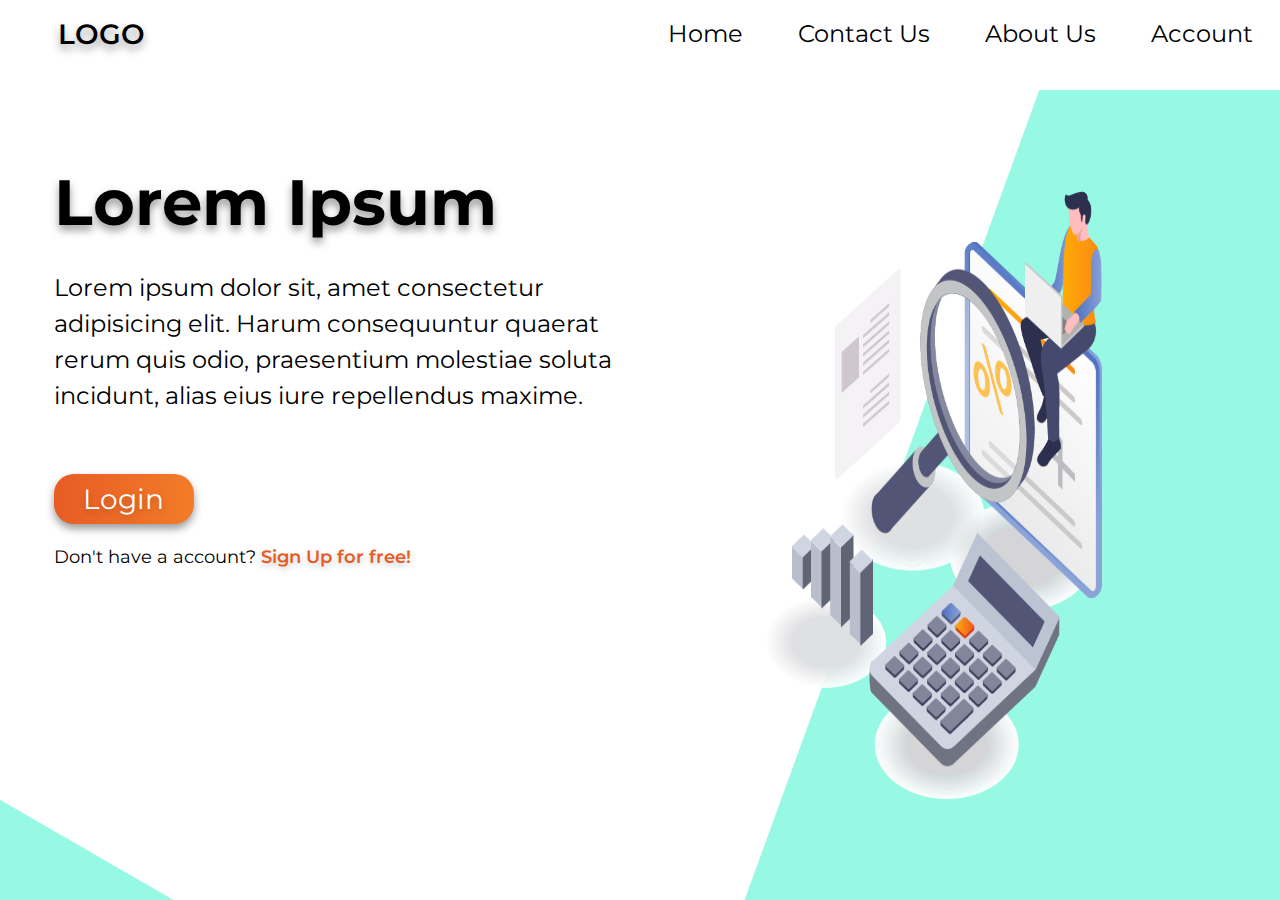
<file: index.html>
<!DOCTYPE html>
<html lang="en">
<head>
    <meta charset="UTF-8">
    <meta http-equiv="X-UA-Compatible" content="IE=edge">
    <meta name="viewport" content="width=device-width, initial-scale=1.0">
    <title>Result Management</title>
    <link rel="stylesheet" href="https://cdnjs.cloudflare.com/ajax/libs/font-awesome/6.0.0-beta2/css/all.min.css" integrity="sha512-YWzhKL2whUzgiheMoBFwW8CKV4qpHQAEuvilg9FAn5VJUDwKZZxkJNuGM4XkWuk94WCrrwslk8yWNGmY1EduTA==" crossorigin="anonymous" referrerpolicy="no-referrer">
    <link href="https://fonts.googleapis.com/css2?family=Montserrat:wght@300;400;500;600;700;800;900&display=swap" rel="stylesheet">
    <link rel="stylesheet" href="css/styles.css">
</head>
<body>

    <div class="navBar">
        <div class="leftNavBar">
            <ul class="logo-section">
                <li><a href=""> <i style="color:#E75C25;" class="fas fa-poll"></i> LOGO</a></li>
            </ul>            
        </div>
        <div class="rightNavBar">
            <ul>
                <li><a href="">Home</a></li>
                <li><a href="">Contact Us</a></li>
                <li><a href="">About Us</a></li>
                <li><a href="">Account</a></li>
            </ul>
        </div>
    </div>

    <div class="coverPage">
        <div class="contentWrapper">
            <h1>
                Lorem Ipsum
            </h1>
            <p>
                Lorem ipsum dolor sit, amet consectetur adipisicing elit. Harum consequuntur quaerat rerum quis odio, praesentium molestiae soluta incidunt, alias eius iure repellendus maxime.
            </p>
            <button> <a href="login.html"> Login </a> </button>
            <h6>Don't have a account? <a href="signIn.html" style="color: #E75C25; font-weight: 600; font-size: 1.125rem;">Sign Up for free!</a> </h6>

        </div>
        <div class="imageWrapper">
            <img src="images/marks analysis.png" alt="coverPageImage">
        </div>  

        <div class="box1">
            <h1>hello</h1>

        </div>
        <div class="box2">

        </div>
    </div>
    
</body>
</html>
</file>
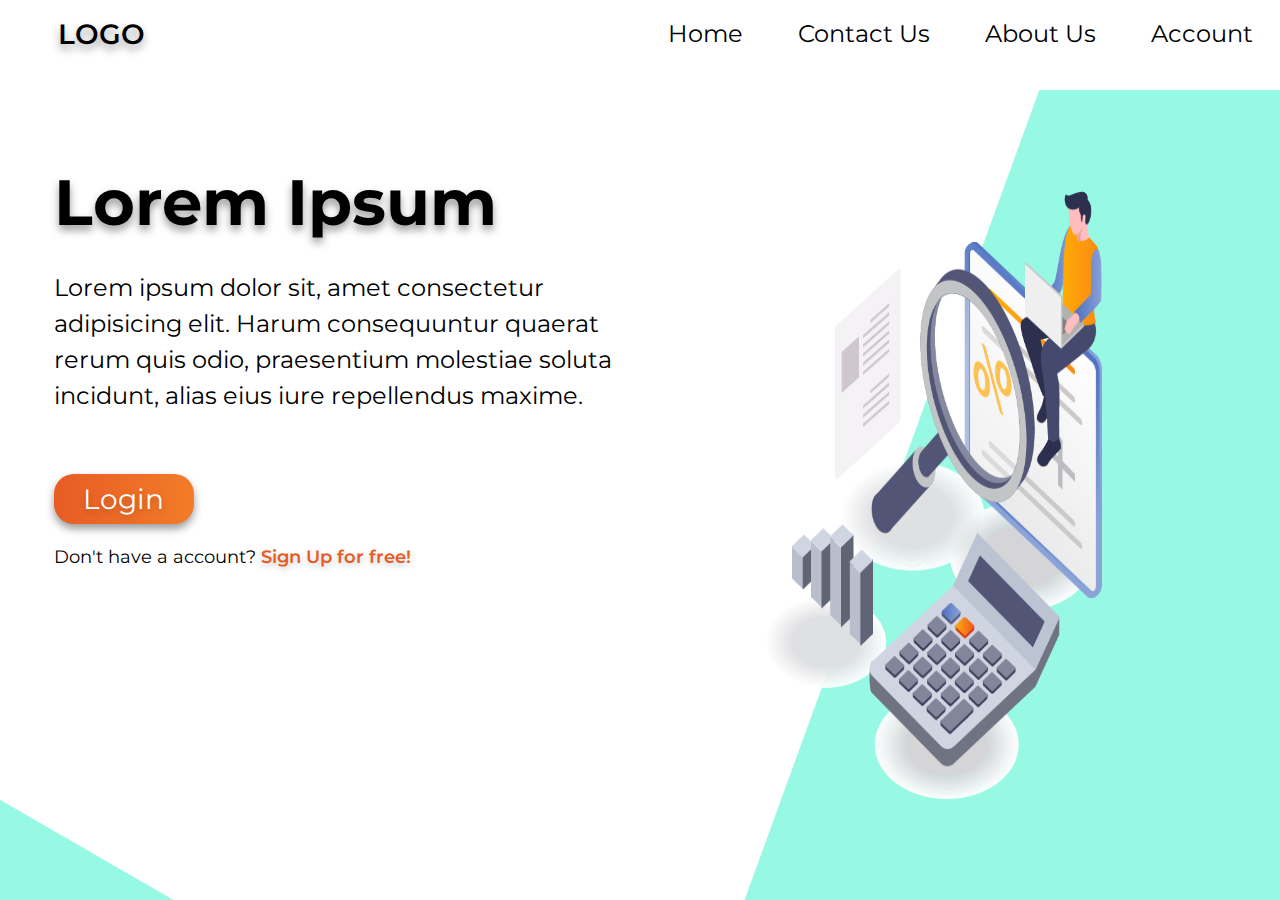
<file: Result_Management_App/index.html>
<!DOCTYPE html>
<html lang="en">
<head>
    <meta charset="UTF-8">
    <meta http-equiv="X-UA-Compatible" content="IE=edge">
    <meta name="viewport" content="width=device-width, initial-scale=1.0">
    <title>Result Management</title>
    <link rel="stylesheet" href="https://cdnjs.cloudflare.com/ajax/libs/font-awesome/6.0.0-beta2/css/all.min.css" integrity="sha512-YWzhKL2whUzgiheMoBFwW8CKV4qpHQAEuvilg9FAn5VJUDwKZZxkJNuGM4XkWuk94WCrrwslk8yWNGmY1EduTA==" crossorigin="anonymous" referrerpolicy="no-referrer">
    <link href="https://fonts.googleapis.com/css2?family=Montserrat:wght@300;400;500;600;700;800;900&display=swap" rel="stylesheet">
    <link rel="stylesheet" href="css/styles.css">
</head>
<body>

    <div class="navBar">
        <div class="leftNavBar">
            <ul class="logo-section">
                <li><a href=""> <i style="color:#E75C25;" class="fas fa-poll"></i> LOGO</a></li>
            </ul>            
        </div>
        <div class="rightNavBar">
            <ul>
                <li><a href="">Home</a></li>
                <li><a href="">Contact Us</a></li>
                <li><a href="">About Us</a></li>
                <li><a href="">Account</a></li>
            </ul>
        </div>
    </div>

    <div class="coverPage">
        <div class="contentWrapper">
            <h1>
                Lorem Ipsum
            </h1>
            <p>
                Lorem ipsum dolor sit, amet consectetur adipisicing elit. Harum consequuntur quaerat rerum quis odio, praesentium molestiae soluta incidunt, alias eius iure repellendus maxime.
            </p>
            <button> <a href="login.html"> Login </a> </button>
            <h6>Don't have a account? <a href="signIn.html" style="color: #E75C25; font-weight: 600; font-size: 1.125rem;">Sign Up for free!</a> </h6>

        </div>
        <div class="imageWrapper">
            <img src="images/marks analysis.png" alt="coverPageImage">
        </div>  

        <div class="box1">
            <h1>hello</h1>

        </div>
        <div class="box2">

        </div>
    </div>
    
</body>
</html>
</file>
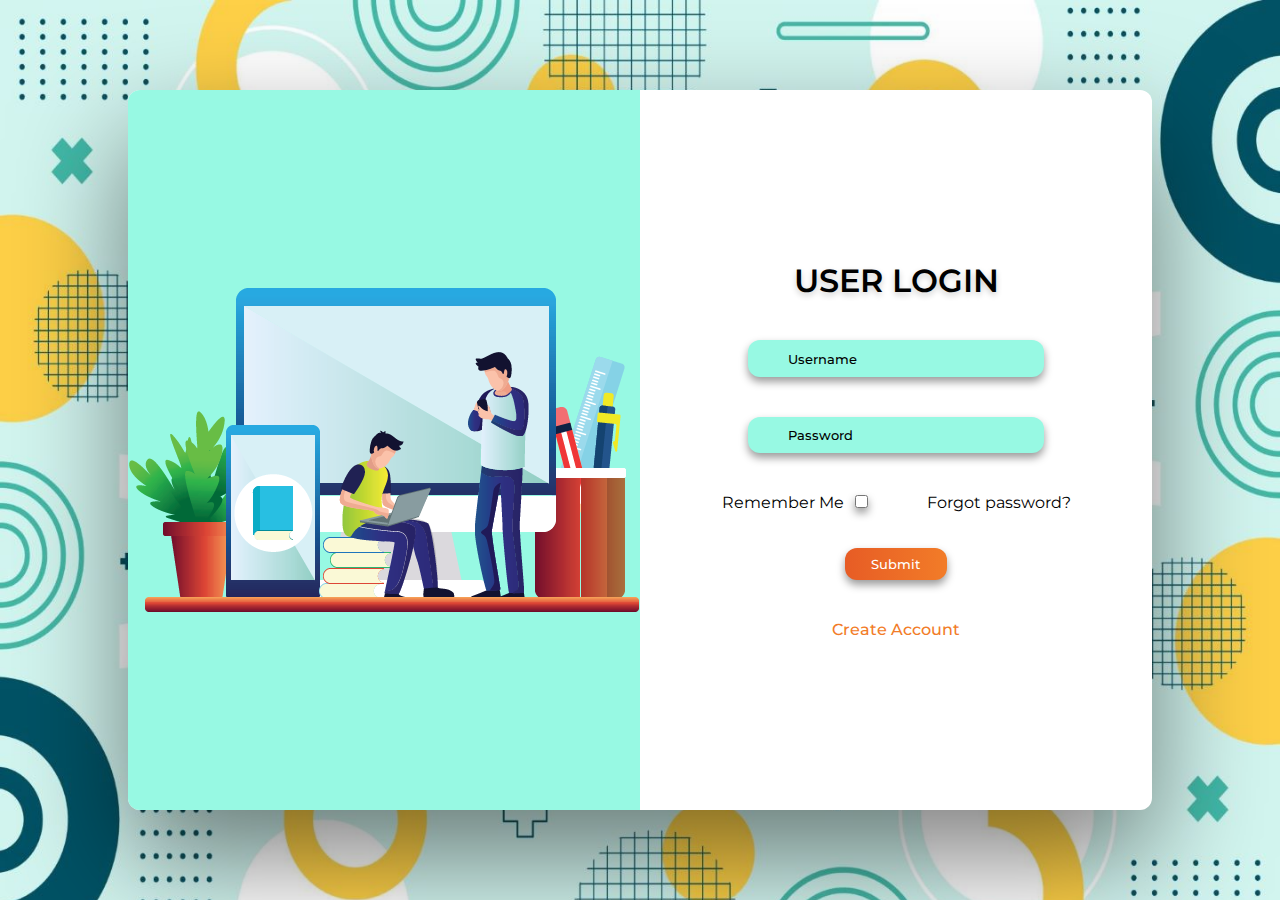
<file: login.html>
<!DOCTYPE html>
<html lang="en">
<head>
    <meta charset="UTF-8">
    <meta http-equiv="X-UA-Compatible" content="IE=edge">
    <meta name="viewport" content="width=device-width, initial-scale=1.0">
    <title>Login page</title>
    <link rel="stylesheet" href="https://cdnjs.cloudflare.com/ajax/libs/font-awesome/6.0.0-beta2/css/all.min.css" integrity="sha512-YWzhKL2whUzgiheMoBFwW8CKV4qpHQAEuvilg9FAn5VJUDwKZZxkJNuGM4XkWuk94WCrrwslk8yWNGmY1EduTA==" crossorigin="anonymous" referrerpolicy="no-referrer">
    <link href="https://fonts.googleapis.com/css2?family=Montserrat:wght@300;400;500;600;700;800;900&display=swap" rel="stylesheet">
    <link rel="stylesheet" href="css/styles.css">
</head>
<body>

    <div class="loginPage-background">
        <div class="contentWrapper-l">
            <div class="leftcontentWrapper-l">
                <img src="images/Asset 1.png" alt="">
            </div>
            <div class="rightcontentWrapper-l">
                <h1>USER LOGIN</h1>
                <form class="form-l" action="">
                    <i class="fas fa-user"></i>
                    <input type="text" placeholder="Username">
                    <i class="fas fa-lock"></i>
                    <input type="password" placeholder="Password">
                    <div class="nestedFormDiv">
                        <label for="rememberMe">Remember Me</label>
                        <input type="checkbox" name="rememberMe" id="rememberMe">
                        <a href="forgot_password_link">Forgot password?</a>
                    </div>
                    <input id="submit-l" style="background-image: linear-gradient(90deg,#E75C25,#F27C28);" type="submit" placeholder="login">
                    <a id="forgotPassword" href="signIn.html">Create Account</a>
                </form>
            </div>
        </div>   
    </div>
    
</body>
</html>
</file>
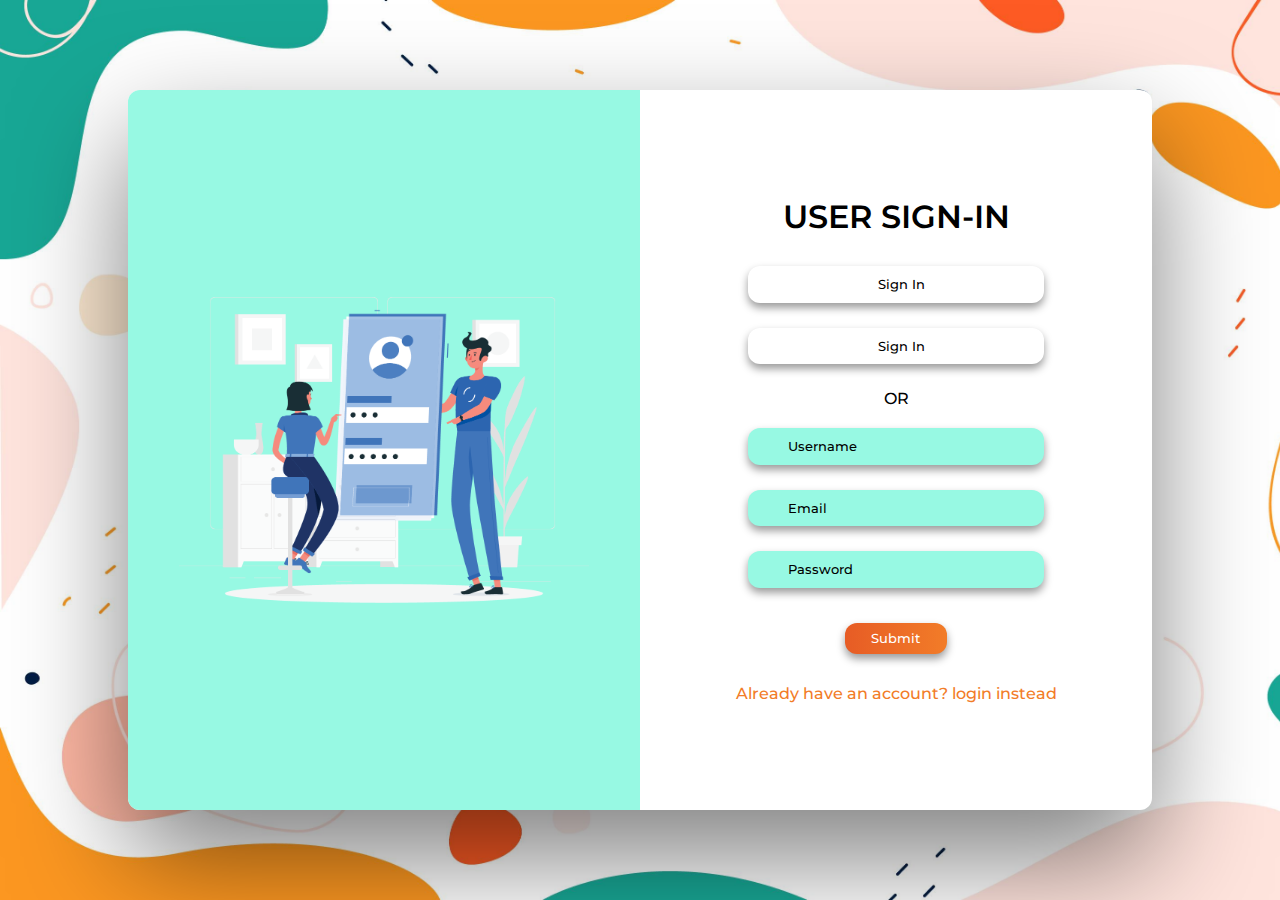
<file: signIn.html>
<!DOCTYPE html>
<html lang="en">
<head>
    <meta charset="UTF-8">
    <meta http-equiv="X-UA-Compatible" content="IE=edge">
    <meta name="viewport" content="width=device-width, initial-scale=1.0">
    <title>Sign In Page</title>
    <link rel="stylesheet" href="https://cdnjs.cloudflare.com/ajax/libs/font-awesome/6.0.0-beta2/css/all.min.css" integrity="sha512-YWzhKL2whUzgiheMoBFwW8CKV4qpHQAEuvilg9FAn5VJUDwKZZxkJNuGM4XkWuk94WCrrwslk8yWNGmY1EduTA==" crossorigin="anonymous" referrerpolicy="no-referrer">
    <link href="https://fonts.googleapis.com/css2?family=Montserrat:wght@300;400;500;600;700;800;900&display=swap" rel="stylesheet">
    <link rel="stylesheet" href="css/styles.css">

</head>
<body>
    <div class="signInPage-background">
        <div class="contentWrapper-s">
            <div class="leftcontentWrapper-s">
                <img src="images/Asset 2.png" alt="">
            </div>
            <div class="rightcontentWrapper-s">
                <h1>USER SIGN-IN</h1>
                <div class="Signthrough">
                    <button class="google"><i class="fab fa-google"></i>&nbsp;&nbsp; Sign In </button>
                    <button class="facebook"><i class="fab fa-facebook"></i>&nbsp;&nbsp; Sign In </button>
                </div>
                <p class="or">OR</p>
                <form action="">
                    <i class="fas fa-user"></i>
                    <input type="text" placeholder="Username">
                    <i class="fas fa-envelope"></i>
                    <input type="email" placeholder="Email" name="email" id="email">
                    <i class="fas fa-lock"></i>
                    <input id="password-s" type="password" placeholder="Password">
                    <input id="submit-s" style="background-image: linear-gradient(90deg,#E75C25,#F27C28);" type="submit" placeholder="login">
                    <a id="loginLink" href="login.html">Already have an account? login instead</a>
                </form>
            </div>
        </div>   
    </div>
</body>
</html>
</file>
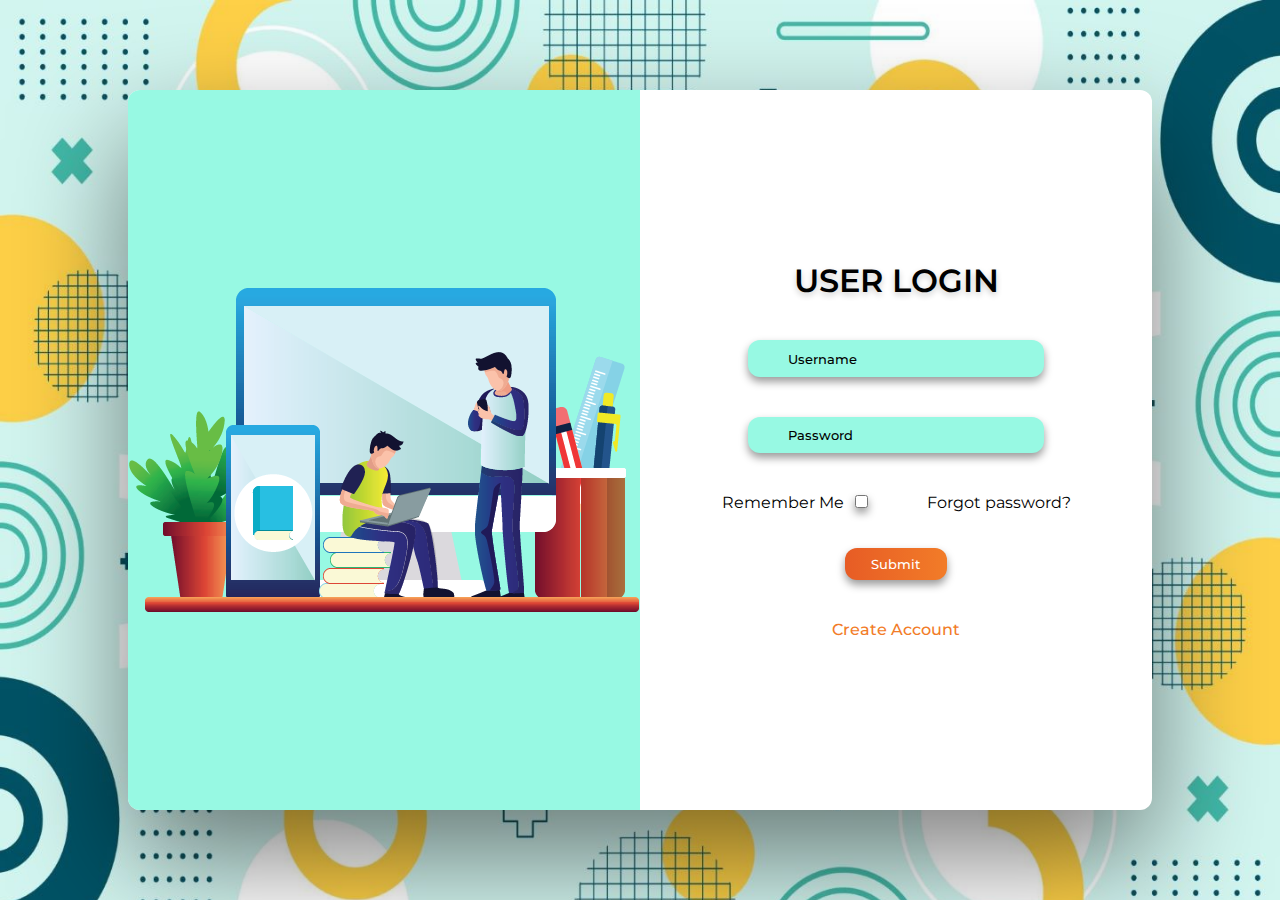
<file: Result_Management_App/login.html>
<!DOCTYPE html>
<html lang="en">
<head>
    <meta charset="UTF-8">
    <meta http-equiv="X-UA-Compatible" content="IE=edge">
    <meta name="viewport" content="width=device-width, initial-scale=1.0">
    <title>Login page</title>
    <link rel="stylesheet" href="https://cdnjs.cloudflare.com/ajax/libs/font-awesome/6.0.0-beta2/css/all.min.css" integrity="sha512-YWzhKL2whUzgiheMoBFwW8CKV4qpHQAEuvilg9FAn5VJUDwKZZxkJNuGM4XkWuk94WCrrwslk8yWNGmY1EduTA==" crossorigin="anonymous" referrerpolicy="no-referrer">
    <link href="https://fonts.googleapis.com/css2?family=Montserrat:wght@300;400;500;600;700;800;900&display=swap" rel="stylesheet">
    <link rel="stylesheet" href="css/styles.css">
</head>
<body>

    <div class="loginPage-background">
        <div class="contentWrapper-l">
            <div class="leftcontentWrapper-l">
                <img src="images/Asset 1.png" alt="">
            </div>
            <div class="rightcontentWrapper-l">
                <h1>USER LOGIN</h1>
                <form class="form-l" action="">
                    <i class="fas fa-user"></i>
                    <input type="text" placeholder="Username">
                    <i class="fas fa-lock"></i>
                    <input type="password" placeholder="Password">
                    <div class="nestedFormDiv">
                        <label for="rememberMe">Remember Me</label>
                        <input type="checkbox" name="rememberMe" id="rememberMe">
                        <a href="forgot_password_link">Forgot password?</a>
                    </div>
                    <input id="submit-l" style="background-image: linear-gradient(90deg,#E75C25,#F27C28);" type="submit" placeholder="login">
                    <a id="forgotPassword" href="signIn.html">Create Account</a>
                </form>
            </div>
        </div>   
    </div>
    
</body>
</html>
</file>
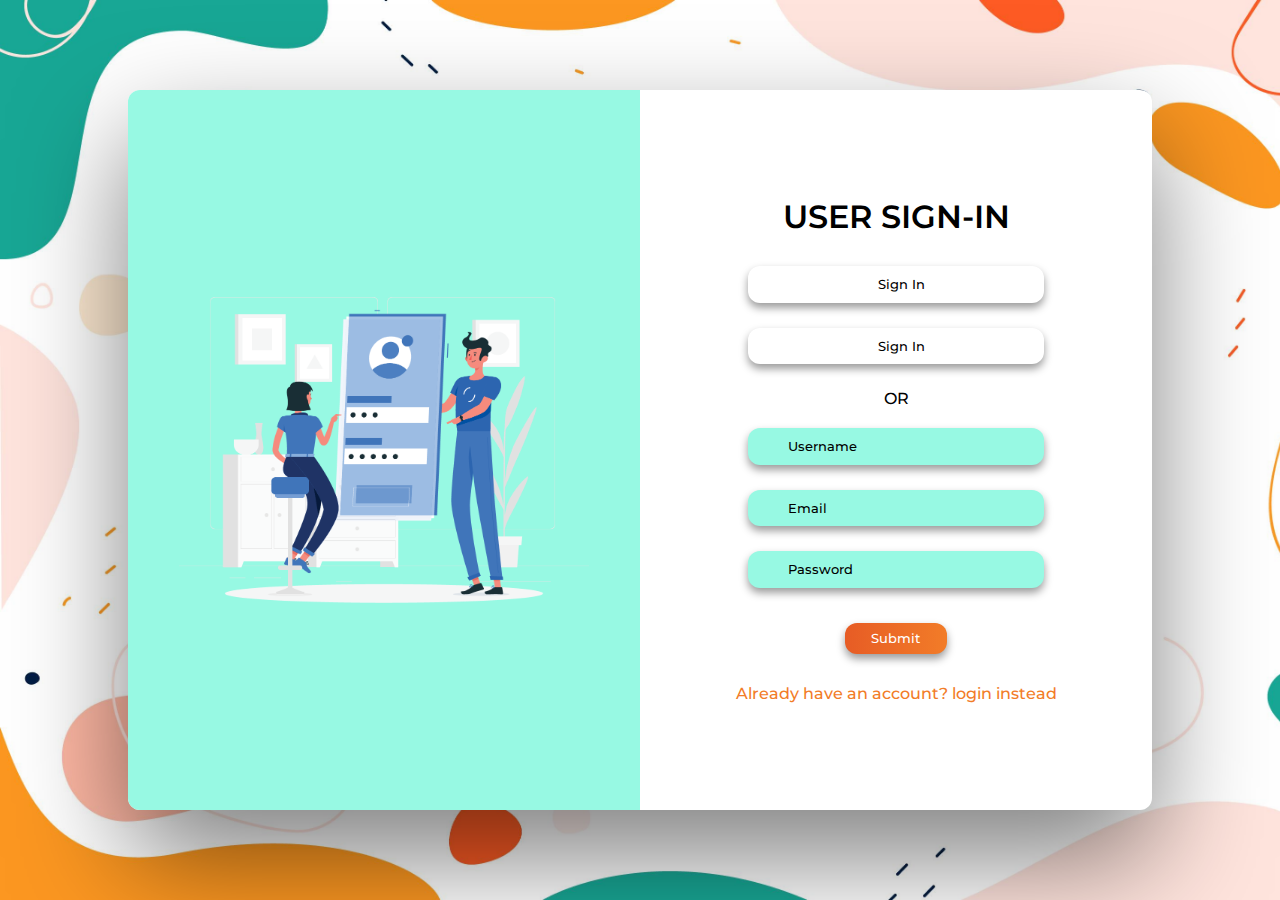
<file: Result_Management_App/signIn.html>
<!DOCTYPE html>
<html lang="en">
<head>
    <meta charset="UTF-8">
    <meta http-equiv="X-UA-Compatible" content="IE=edge">
    <meta name="viewport" content="width=device-width, initial-scale=1.0">
    <title>Sign In Page</title>
    <link rel="stylesheet" href="https://cdnjs.cloudflare.com/ajax/libs/font-awesome/6.0.0-beta2/css/all.min.css" integrity="sha512-YWzhKL2whUzgiheMoBFwW8CKV4qpHQAEuvilg9FAn5VJUDwKZZxkJNuGM4XkWuk94WCrrwslk8yWNGmY1EduTA==" crossorigin="anonymous" referrerpolicy="no-referrer">
    <link href="https://fonts.googleapis.com/css2?family=Montserrat:wght@300;400;500;600;700;800;900&display=swap" rel="stylesheet">
    <link rel="stylesheet" href="css/styles.css">

</head>
<body>
    <div class="signInPage-background">
        <div class="contentWrapper-s">
            <div class="leftcontentWrapper-s">
                <img src="images/Asset 2.png" alt="">
            </div>
            <div class="rightcontentWrapper-s">
                <h1>USER SIGN-IN</h1>
                <div class="Signthrough">
                    <button class="google"><i class="fab fa-google"></i>&nbsp;&nbsp; Sign In </button>
                    <button class="facebook"><i class="fab fa-facebook"></i>&nbsp;&nbsp; Sign In </button>
                </div>
                <p class="or">OR</p>
                <form action="">
                    <i class="fas fa-user"></i>
                    <input type="text" placeholder="Username">
                    <i class="fas fa-envelope"></i>
                    <input type="email" placeholder="Email" name="email" id="email">
                    <i class="fas fa-lock"></i>
                    <input id="password-s" type="password" placeholder="Password">
                    <input id="submit-s" style="background-image: linear-gradient(90deg,#E75C25,#F27C28);" type="submit" placeholder="login">
                    <a id="loginLink" href="login.html">Already have an account? login instead</a>
                </form>
            </div>
        </div>   
    </div>
</body>
</html>
</file>
<file: css/styles.css>
*{
    padding: 0%;
    margin: 0%;
    font-family: 'Montserrat', sans-serif;
    border-style: none;
    text-decoration: none;
}

body{
    overflow-x: hidden;
}

*{
    padding: 0;
    margin: 0;
    text-decoration: none;
    font-family: 'Montserrat', sans-serif;
    border-style: none;
}

.navBar{
    width: 100vw;
    height: 10vh;
    display: flex;
    flex-direction: row;    
}

.leftNavBar{
    width: 50%;
    height: 100%;
}

.rightNavBar{
    width: 50%;
    height: 100%;
}

.rightNavBar ul{
    display: flex;
    flex-direction: row;
    justify-content: space-around;
}

.logo-section{
    display: flex;
    flex-direction: row;
    justify-content: start;
    margin-left: 9%;
}

.navBar li{
    list-style: none;
    margin: 3% 0%;
}

.rightNavBar a{
    font-weight: 400;
    font-size: 1.5rem;
    color: black;
    transition: 180ms;
}

.leftNavBar a{
    font-weight: 600;
    font-size: 1.75rem;
    color: black;
    text-shadow: 0 0.3rem 0.5rem rgb(0 0 0 / 40%);
}

.rightNavBar a:hover{
    padding: 7px 14px;
    color: white;
    border-radius: 20px;
    background-image: linear-gradient(90deg,#E75C25,#F27C28);
    box-shadow: 0 0.3rem 0.5rem rgb(0 0 0 / 40%);

}

.coverPage{
    height: 90vh;
    width: 100vw;
    display: flex;
    flex-direction: row;
    justify-content: space-evenly;
    overflow: hidden;
    position: relative;

}

.coverPage .contentWrapper{
    width: 50%;
    height: 100%;
    margin-top: 5%;
    margin-left: 4.2%;
    line-height: 1.5;
}

.contentWrapper h1{
    font-size: 4rem;
    margin-bottom: 20px;
    text-shadow: 0 0.3rem 0.5rem rgb(0 0 0 / 40%);
}

.contentWrapper p{
    font-size: 1.5rem;
    margin-bottom: 60px;
}

.contentWrapper button{
    width: 140px;
    height: 50px;
    border-radius: 20px;
    background-image: linear-gradient(90deg,#E75C25,#F27C28);
    box-shadow: 0 0.3rem 0.5rem rgb(0 0 0 / 40%);
}

.contentWrapper a{
    font-size: 1.75rem;
    color: white;
    text-shadow: 0 0.2rem 0.4rem rgb(0 0 0 / 20%);
}

.contentWrapper h6{
    font-size: 1.125rem;
    font-weight: 400;
    margin-top: 20px;
}

.coverPage .imageWrapper{
    width: 50%;
    height: 100%;
    display: flex;
    justify-content: center;
    align-items: center;
}

.imageWrapper img{
    height: 75%;
    width: 55%;
    padding-right: 80px;
}

.box1{
    background-color: #97F9E3;
    position: absolute;
    right: -12%;
    top: -10%;
    height: 140vh;
    width: 45vw;
    transform: rotate(20deg);
    z-index: -20;
}

.box2{
    background-color: #97F9E3;
    position: absolute;
    left: -12%;
    bottom: -45%;
    height: 40vh;
    width: 45vw;
    transform: rotate(30deg);
    z-index: -20;
}

/* coverPage-end */


.signInPage-background{
    width: 100vw;
    height: 100vh;
    display: flex;
    justify-content: center;
    align-items: center;
    background-image: url(../images/5591276.jpg);
    background-size: cover;
}

.contentWrapper-s{
    width: 80vw;
    height: 80vh;
    display: flex;
    flex-direction: row;
    background-color: white;
    border-radius: 12px;
    box-shadow: 0 3rem 7rem rgb(0 0 0 / 50%);
}

.contentWrapper-s .leftcontentWrapper-s {
    width: 50%;
    height: 100%;
    background-color: #97F9E3;
    border-top-left-radius: 12px;
    border-bottom-left-radius: 12px;
    display: flex;
    justify-content: center;
    align-items: center;
}

.leftcontentWrapper-s img{
    width: 80%;
}

.contentWrapper-s .rightcontentWrapper-s{
    width: 50%;
    height: 100%;
    display: flex;
    flex-direction: column;
    justify-content: center;
    align-items: center;   
}

.rightcontentWrapper-s h1{
    margin-bottom: 30px;
    font-weight: 600;
}

.Signthrough{
    width: 100%;
    display: flex;
    flex-direction: column;
    align-items: center;
    border-bottom-style:solid 2px;
    border-bottom: black;
}

.Signthrough button{
    width: 58%; 
    padding: 2% 0%; 
    border-radius: 12px;
    margin-bottom: 25px;
    background-color: white;
    box-shadow: 0 0.3rem 0.5rem rgb(0 0 0 / 40%);
    font-weight: 500;
}

.or{
    padding-bottom: 20px;
    font-weight: 500;
}

.rightcontentWrapper-s form{
    width: 100%;
    display: flex;
    flex-direction: column;  
    justify-content: center;
    align-items: center;
    position: relative;
}

.rightcontentWrapper-s input{
    margin-bottom: 25px;
    width: 50%; 
    padding: 2% 0%; 
    padding-left: 8%;
    border-radius: 12px;
    background-color: #97F9E3;
    box-shadow: 0 0.3rem 0.5rem rgb(0 0 0 / 40%);
    outline: none;
}

::-webkit-input-placeholder { /* Edge */
    color: black !important;
    opacity: 1;
    font-weight: 500;
    font-family: 'Montserrat', sans-serif; 
  }

#password-s{
    margin-bottom: 35px;
}

#submit-s{
    margin-bottom: 30px;
    width: 20%; 
    padding: 1.5% 2.5%; 
    border-radius: 12px;
    box-shadow: 0 0.3rem 0.5rem rgb(0 0 0 / 40%);
    color: white;
    font-weight: 500;
    font-family: 'Montserrat', sans-serif;
}

#loginLink{    
    color: #F27C28;
    font-weight: 500;
}

.fa-lock{
    position: absolute;
    left: 24%;
    top: 27%;
}

.fa-user{
  position: absolute;
  left: 24%;
  top: 4%;
}

.fa-envelope{
  position: absolute;
  left: 24%;
  top: 50%;
}


/* signIN-page end */

.loginPage-background{
    width: 100vw;
    height: 100vh;
    display: flex;
    justify-content: center;
    align-items: center;
    background-image: url(../images/background-login.jpg);
    background-size: cover;
}

.contentWrapper-l{
    width: 80vw;
    height: 80vh;
    display: flex;
    flex-direction: row;
    background-color: white;
    border-radius: 12px;
    box-shadow: 0 3rem 7rem rgb(0 0 0 / 50%);
}

.contentWrapper-l .leftcontentWrapper-l{
    width: 50%;
    height: 100%;
    background-color: #97F9E3;
    border-top-left-radius: 12px;
    border-bottom-left-radius: 12px;
    display: flex;
    justify-content: center;
    align-items: center;
}

.contentWrapper-l .rightcontentWrapper-l{
    width: 50%;
    height: 100%;
    display: flex;
    flex-direction: column;
    justify-content: center;
    align-items: center;   
}

.rightcontentWrapper-l h1{
    font-size: 2rem;
    font-weight: 600;
    margin-bottom: 40px;
    text-shadow: 0 0.2rem 0.4rem rgb(0 0 0 / 20%);
}

.rightcontentWrapper-l form{
    width: 100%;
    display: flex;
    flex-direction: column;  
    justify-content: center;
    align-items: center;
    position: relative;
}

.rightcontentWrapper-l input{
    margin-bottom: 40px;
    width: 50%; 
    padding: 2% 0%; 
    padding-left: 8%;
    border-radius: 12px;
    background-color: #97F9E3;
    box-shadow: 0 0.3rem 0.5rem rgb(0 0 0 / 40%);
    outline: none;
}

#rememberMe{
    width: auto;
    margin-right: 55px;
    margin-left: 7px;
}

#submit-l{
    margin-bottom: 40px;
    width: 20%; 
    padding: 1.5% 2.5%; 
    border-radius: 12px;
    box-shadow: 0 0.3rem 0.5rem rgb(0 0 0 / 40%);
    color: white;
    font-weight: 500;
    font-family: 'Montserrat', sans-serif;
}

::-webkit-input-placeholder { /* Edge */
    color: black !important;
    opacity: 1;
    font-weight: 500;
    font-family: 'Montserrat', sans-serif; 
  }

  .fa-lock{
      position: absolute;
      left: 24%;
      top: 30%;
  }

  .fa-user{
    position: absolute;
    left: 24%;
    top: 4%;
  }

  .form-l a{
      color: black;
  }

  #forgotPassword{
      
      color: #F27C28;
      font-weight: 500;
  }

  /* logIN-page end */
</file>
<file: Result_Management_App/css/styles.css>
*{
    padding: 0%;
    margin: 0%;
    font-family: 'Montserrat', sans-serif;
    border-style: none;
    text-decoration: none;
}

body{
    overflow-x: hidden;
}

*{
    padding: 0;
    margin: 0;
    text-decoration: none;
    font-family: 'Montserrat', sans-serif;
    border-style: none;
}

.navBar{
    width: 100vw;
    height: 10vh;
    display: flex;
    flex-direction: row;    
}

.leftNavBar{
    width: 50%;
    height: 100%;
}

.rightNavBar{
    width: 50%;
    height: 100%;
}

.rightNavBar ul{
    display: flex;
    flex-direction: row;
    justify-content: space-around;
}

.logo-section{
    display: flex;
    flex-direction: row;
    justify-content: start;
    margin-left: 9%;
}

.navBar li{
    list-style: none;
    margin: 3% 0%;
}

.rightNavBar a{
    font-weight: 400;
    font-size: 1.5rem;
    color: black;
    transition: 180ms;
}

.leftNavBar a{
    font-weight: 600;
    font-size: 1.75rem;
    color: black;
    text-shadow: 0 0.3rem 0.5rem rgb(0 0 0 / 40%);
}

.rightNavBar a:hover{
    padding: 7px 14px;
    color: white;
    border-radius: 20px;
    background-image: linear-gradient(90deg,#E75C25,#F27C28);
    box-shadow: 0 0.3rem 0.5rem rgb(0 0 0 / 40%);

}

.coverPage{
    height: 90vh;
    width: 100vw;
    display: flex;
    flex-direction: row;
    justify-content: space-evenly;
    overflow: hidden;
    position: relative;

}

.coverPage .contentWrapper{
    width: 50%;
    height: 100%;
    margin-top: 5%;
    margin-left: 4.2%;
    line-height: 1.5;
}

.contentWrapper h1{
    font-size: 4rem;
    margin-bottom: 20px;
    text-shadow: 0 0.3rem 0.5rem rgb(0 0 0 / 40%);
}

.contentWrapper p{
    font-size: 1.5rem;
    margin-bottom: 60px;
}

.contentWrapper button{
    width: 140px;
    height: 50px;
    border-radius: 20px;
    background-image: linear-gradient(90deg,#E75C25,#F27C28);
    box-shadow: 0 0.3rem 0.5rem rgb(0 0 0 / 40%);
}

.contentWrapper a{
    font-size: 1.75rem;
    color: white;
    text-shadow: 0 0.2rem 0.4rem rgb(0 0 0 / 20%);
}

.contentWrapper h6{
    font-size: 1.125rem;
    font-weight: 400;
    margin-top: 20px;
}

.coverPage .imageWrapper{
    width: 50%;
    height: 100%;
    display: flex;
    justify-content: center;
    align-items: center;
}

.imageWrapper img{
    height: 75%;
    width: 55%;
    padding-right: 80px;
}

.box1{
    background-color: #97F9E3;
    position: absolute;
    right: -12%;
    top: -10%;
    height: 140vh;
    width: 45vw;
    transform: rotate(20deg);
    z-index: -20;
}

.box2{
    background-color: #97F9E3;
    position: absolute;
    left: -12%;
    bottom: -45%;
    height: 40vh;
    width: 45vw;
    transform: rotate(30deg);
    z-index: -20;
}

/* coverPage-end */


.signInPage-background{
    width: 100vw;
    height: 100vh;
    display: flex;
    justify-content: center;
    align-items: center;
    background-image: url(../images/5591276.jpg);
    background-size: cover;
}

.contentWrapper-s{
    width: 80vw;
    height: 80vh;
    display: flex;
    flex-direction: row;
    background-color: white;
    border-radius: 12px;
    box-shadow: 0 3rem 7rem rgb(0 0 0 / 50%);
}

.contentWrapper-s .leftcontentWrapper-s {
    width: 50%;
    height: 100%;
    background-color: #97F9E3;
    border-top-left-radius: 12px;
    border-bottom-left-radius: 12px;
    display: flex;
    justify-content: center;
    align-items: center;
}

.leftcontentWrapper-s img{
    width: 80%;
}

.contentWrapper-s .rightcontentWrapper-s{
    width: 50%;
    height: 100%;
    display: flex;
    flex-direction: column;
    justify-content: center;
    align-items: center;   
}

.rightcontentWrapper-s h1{
    margin-bottom: 30px;
    font-weight: 600;
}

.Signthrough{
    width: 100%;
    display: flex;
    flex-direction: column;
    align-items: center;
    border-bottom-style:solid 2px;
    border-bottom: black;
}

.Signthrough button{
    width: 58%; 
    padding: 2% 0%; 
    border-radius: 12px;
    margin-bottom: 25px;
    background-color: white;
    box-shadow: 0 0.3rem 0.5rem rgb(0 0 0 / 40%);
    font-weight: 500;
}

.or{
    padding-bottom: 20px;
    font-weight: 500;
}

.rightcontentWrapper-s form{
    width: 100%;
    display: flex;
    flex-direction: column;  
    justify-content: center;
    align-items: center;
    position: relative;
}

.rightcontentWrapper-s input{
    margin-bottom: 25px;
    width: 50%; 
    padding: 2% 0%; 
    padding-left: 8%;
    border-radius: 12px;
    background-color: #97F9E3;
    box-shadow: 0 0.3rem 0.5rem rgb(0 0 0 / 40%);
    outline: none;
}

::-webkit-input-placeholder { /* Edge */
    color: black !important;
    opacity: 1;
    font-weight: 500;
    font-family: 'Montserrat', sans-serif; 
  }

#password-s{
    margin-bottom: 35px;
}

#submit-s{
    margin-bottom: 30px;
    width: 20%; 
    padding: 1.5% 2.5%; 
    border-radius: 12px;
    box-shadow: 0 0.3rem 0.5rem rgb(0 0 0 / 40%);
    color: white;
    font-weight: 500;
    font-family: 'Montserrat', sans-serif;
}

#loginLink{    
    color: #F27C28;
    font-weight: 500;
}

.fa-lock{
    position: absolute;
    left: 24%;
    top: 27%;
}

.fa-user{
  position: absolute;
  left: 24%;
  top: 4%;
}

.fa-envelope{
  position: absolute;
  left: 24%;
  top: 50%;
}


/* signIN-page end */

.loginPage-background{
    width: 100vw;
    height: 100vh;
    display: flex;
    justify-content: center;
    align-items: center;
    background-image: url(../images/background-login.jpg);
    background-size: cover;
}

.contentWrapper-l{
    width: 80vw;
    height: 80vh;
    display: flex;
    flex-direction: row;
    background-color: white;
    border-radius: 12px;
    box-shadow: 0 3rem 7rem rgb(0 0 0 / 50%);
}

.contentWrapper-l .leftcontentWrapper-l{
    width: 50%;
    height: 100%;
    background-color: #97F9E3;
    border-top-left-radius: 12px;
    border-bottom-left-radius: 12px;
    display: flex;
    justify-content: center;
    align-items: center;
}

.contentWrapper-l .rightcontentWrapper-l{
    width: 50%;
    height: 100%;
    display: flex;
    flex-direction: column;
    justify-content: center;
    align-items: center;   
}

.rightcontentWrapper-l h1{
    font-size: 2rem;
    font-weight: 600;
    margin-bottom: 40px;
    text-shadow: 0 0.2rem 0.4rem rgb(0 0 0 / 20%);
}

.rightcontentWrapper-l form{
    width: 100%;
    display: flex;
    flex-direction: column;  
    justify-content: center;
    align-items: center;
    position: relative;
}

.rightcontentWrapper-l input{
    margin-bottom: 40px;
    width: 50%; 
    padding: 2% 0%; 
    padding-left: 8%;
    border-radius: 12px;
    background-color: #97F9E3;
    box-shadow: 0 0.3rem 0.5rem rgb(0 0 0 / 40%);
    outline: none;
}

#rememberMe{
    width: auto;
    margin-right: 55px;
    margin-left: 7px;
}

#submit-l{
    margin-bottom: 40px;
    width: 20%; 
    padding: 1.5% 2.5%; 
    border-radius: 12px;
    box-shadow: 0 0.3rem 0.5rem rgb(0 0 0 / 40%);
    color: white;
    font-weight: 500;
    font-family: 'Montserrat', sans-serif;
}

::-webkit-input-placeholder { /* Edge */
    color: black !important;
    opacity: 1;
    font-weight: 500;
    font-family: 'Montserrat', sans-serif; 
  }

  .fa-lock{
      position: absolute;
      left: 24%;
      top: 30%;
  }

  .fa-user{
    position: absolute;
    left: 24%;
    top: 4%;
  }

  .form-l a{
      color: black;
  }

  #forgotPassword{
      
      color: #F27C28;
      font-weight: 500;
  }

  /* logIN-page end */
</file>
